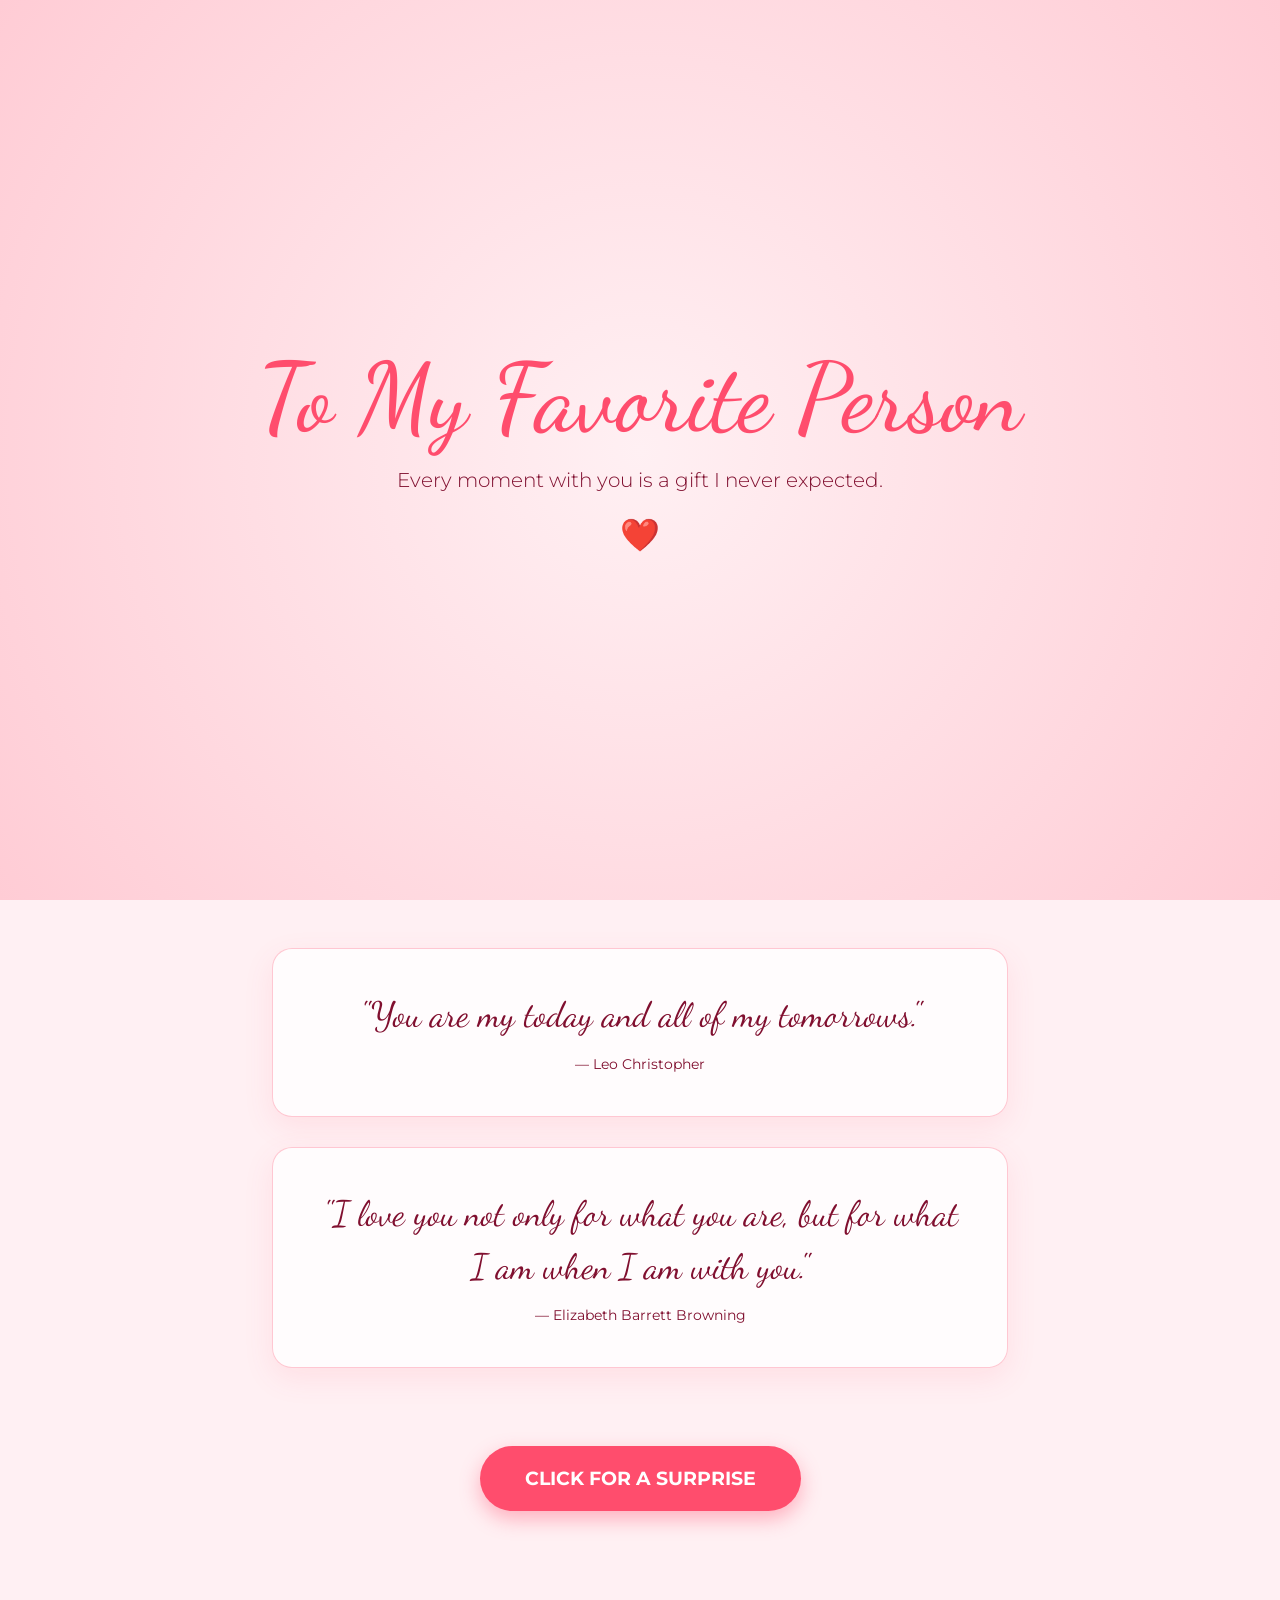
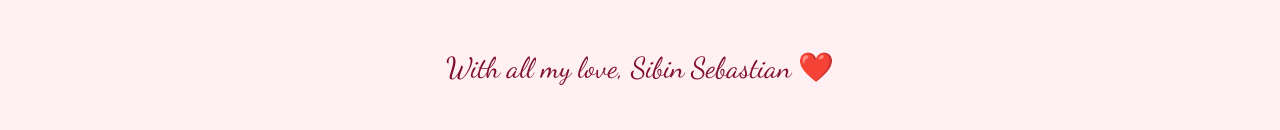
<file: index.html>
<!DOCTYPE html>
<html lang="en">

<head>
    <meta charset="UTF-8">
    <meta name="viewport" content="width=device-width, initial-scale=1.0">
    <title>Thinking Out Loud</title>
    <link href="https://cdn.jsdelivr.net/npm/bootstrap@5.3.0/dist/css/bootstrap.min.css" rel="stylesheet">
    <link
        href="https://fonts.googleapis.com/css2?family=Dancing+Script:wght@700&family=Montserrat:wght@300;400&display=swap"
        rel="stylesheet">

    <style>
        :root {
            --love-red: #ff4d6d;
            --soft-pink: #fff0f3;
            --deep-rose: #800f2f;
        }

        body {
            background: var(--soft-pink);
            font-family: 'Montserrat', sans-serif;
            color: var(--deep-rose);
            margin: 0;
            overflow-x: hidden;
        }

        /* --- HEARTS EVERYWHERE (FLOATING LAYER) --- */
        #heart-container {
            position: fixed;
            top: 0;
            left: 0;
            width: 100vw;
            height: 100vh;
            pointer-events: none;
            /* Allows clicking buttons through this layer */
            z-index: 9999;
            overflow: hidden;
        }

        .heart {
            position: absolute;
            color: var(--love-red);
            font-size: 1.5rem;
            animation: float-up 6s linear forwards;
            opacity: 0;
        }

        @keyframes float-up {
            0% {
                transform: translateY(110vh) rotate(0deg);
                opacity: 0;
            }

            10% {
                opacity: 0.8;
            }

            90% {
                opacity: 0.8;
            }

            100% {
                transform: translateY(-10vh) rotate(360deg);
                opacity: 0;
            }
        }

       

        /* --- PAGE CONTENT STYLING --- */
        .hero {
            height: 100vh;
            display: flex;
            align-items: center;
            justify-content: center;
            text-align: center;
            background: radial-gradient(circle, #fff0f3 0%, #ffccd5 100%);
            position: relative;
            z-index: 10;
        }

        h1 {
            font-family: 'Dancing Script', cursive;
            font-size: clamp(3rem, 10vw, 6rem);
            color: var(--love-red);
        }

        .quote-card {
            background: rgba(255, 255, 255, 0.8);
            backdrop-filter: blur(5px);
            border-radius: 20px;
            padding: 40px;
            box-shadow: 0 10px 30px rgba(255, 77, 109, 0.1);
            margin-bottom: 30px;
            border: 1px solid rgba(255, 77, 109, 0.3);
            position: relative;
            z-index: 10;
        }

        .quote-text {
            font-family: 'Dancing Script', cursive;
            font-size: 2.2rem;
            margin-bottom: 10px;
        }

        .btn-love {
            background: var(--love-red);
            color: white;
            border: none;
            padding: 18px 45px;
            border-radius: 50px;
            font-weight: bold;
            font-size: 1.2rem;
            transition: 0.4s;
            box-shadow: 0 8px 20px rgba(255, 77, 109, 0.4);
            position: relative;
            z-index: 20;
        }

        .btn-love:hover {
            background: var(--deep-rose);
            transform: scale(1.05);
            color: white;
        }

        #surprise-msg {
            font-family: 'Dancing Script', cursive;
            color: var(--love-red);
            font-size: 3rem;
            margin-top: 30px;
            text-shadow: 0 0 15px rgba(255, 255, 255, 0.8);
        }

        footer {
            padding: 40px;
            font-family: 'Dancing Script', cursive;
            font-size: 1.8rem;
            position: relative;
            z-index: 10;
        }
    </style>
</head>

<body>

    <div id="heart-container"></div>
    <div id="bokeh-container"></div>

    <section class="hero">
        <div class="container">
            <h1>To My Favorite Person</h1>
            <p class="lead">Every moment with you is a gift I never expected.</p>
            <div class="fs-2 mt-3">❤️</div>
        </div>
    </section>

    <main class="container py-5 text-center">
        <div class="row justify-content-center">
            <div class="col-md-8">

                <div class="quote-card">
                    <p class="quote-text">"You are my today and all of my tomorrows."</p>
                    <small>— Leo Christopher</small>
                </div>

                <div class="quote-card">
                    <p class="quote-text">"I love you not only for what you are, but for what I am when I am with you."
                    </p>
                    <small>— Elizabeth Barrett Browning</small>
                </div>

                <div class="py-5">
                    <button class="btn btn-love" id="loveBtn" onclick="revealMagic()">CLICK FOR A SURPRISE</button>
                    <div id="surprise-msg" class="d-none">Will you be Mine Forever? 💍</div>
                </div>

            </div>
        </div>
    </main>

    <footer class="text-center">
        With all my love, Sibin Sebastian ❤️
    </footer>

    <script>
        /* --- HEART GENERATOR --- */
        function createHeart() {
            const container = document.getElementById('heart-container');
            const heart = document.createElement('div');
            heart.classList.add('heart');
            heart.innerHTML = '❤️';

            heart.style.left = Math.random() * 100 + 'vw';
            const duration = Math.random() * 3 + 4;
            heart.style.animationDuration = duration + 's';
            heart.style.fontSize = Math.random() * 20 + 15 + 'px';

            container.appendChild(heart);
            setTimeout(() => heart.remove(), duration * 1000);
        }
        setInterval(createHeart, 300);

        /* --- BOKEH GENERATOR --- */
        function createBokeh() {
            const container = document.getElementById('bokeh-container');
            const dot = document.createElement('div');
            dot.classList.add('bokeh-dot');

            const size = Math.random() * 120 + 60; // Big soft orbs
            dot.style.width = size + 'px';
            dot.style.height = size + 'px';
            dot.style.left = Math.random() * 100 + 'vw';
            dot.style.bottom = "-50px";

            const duration = Math.random() * 2 + 3;
            dot.style.animationDuration = duration + 's';

            container.appendChild(dot);
            setTimeout(() => dot.remove(), duration * 1000);
        }

        /* --- MAGIC REVEAL --- */
        function revealMagic() {
            // Show Message
            const msg = document.getElementById('surprise-msg');
            msg.classList.remove('d-none');

            // Activate Bokeh Container
            const bokehLayer = document.getElementById('bokeh-container');
            bokehLayer.style.display = 'block';

            // Initial Bokeh Burst
            for (let i = 0; i < 30; i++) {
                setTimeout(createBokeh, i * 100);
            }

            // Continuous Bokeh for 10 seconds
            const bokehInterval = setInterval(createBokeh, 150);
            setTimeout(() => clearInterval(bokehInterval), 10000);

            // Hide the button after click
            document.getElementById('loveBtn').style.display = 'none';

            // Extra heart burst
            for (let i = 0; i < 20; i++) {
                setTimeout(createHeart, i * 50);
            }
        }
    </script>
</body>

</html>
</file>
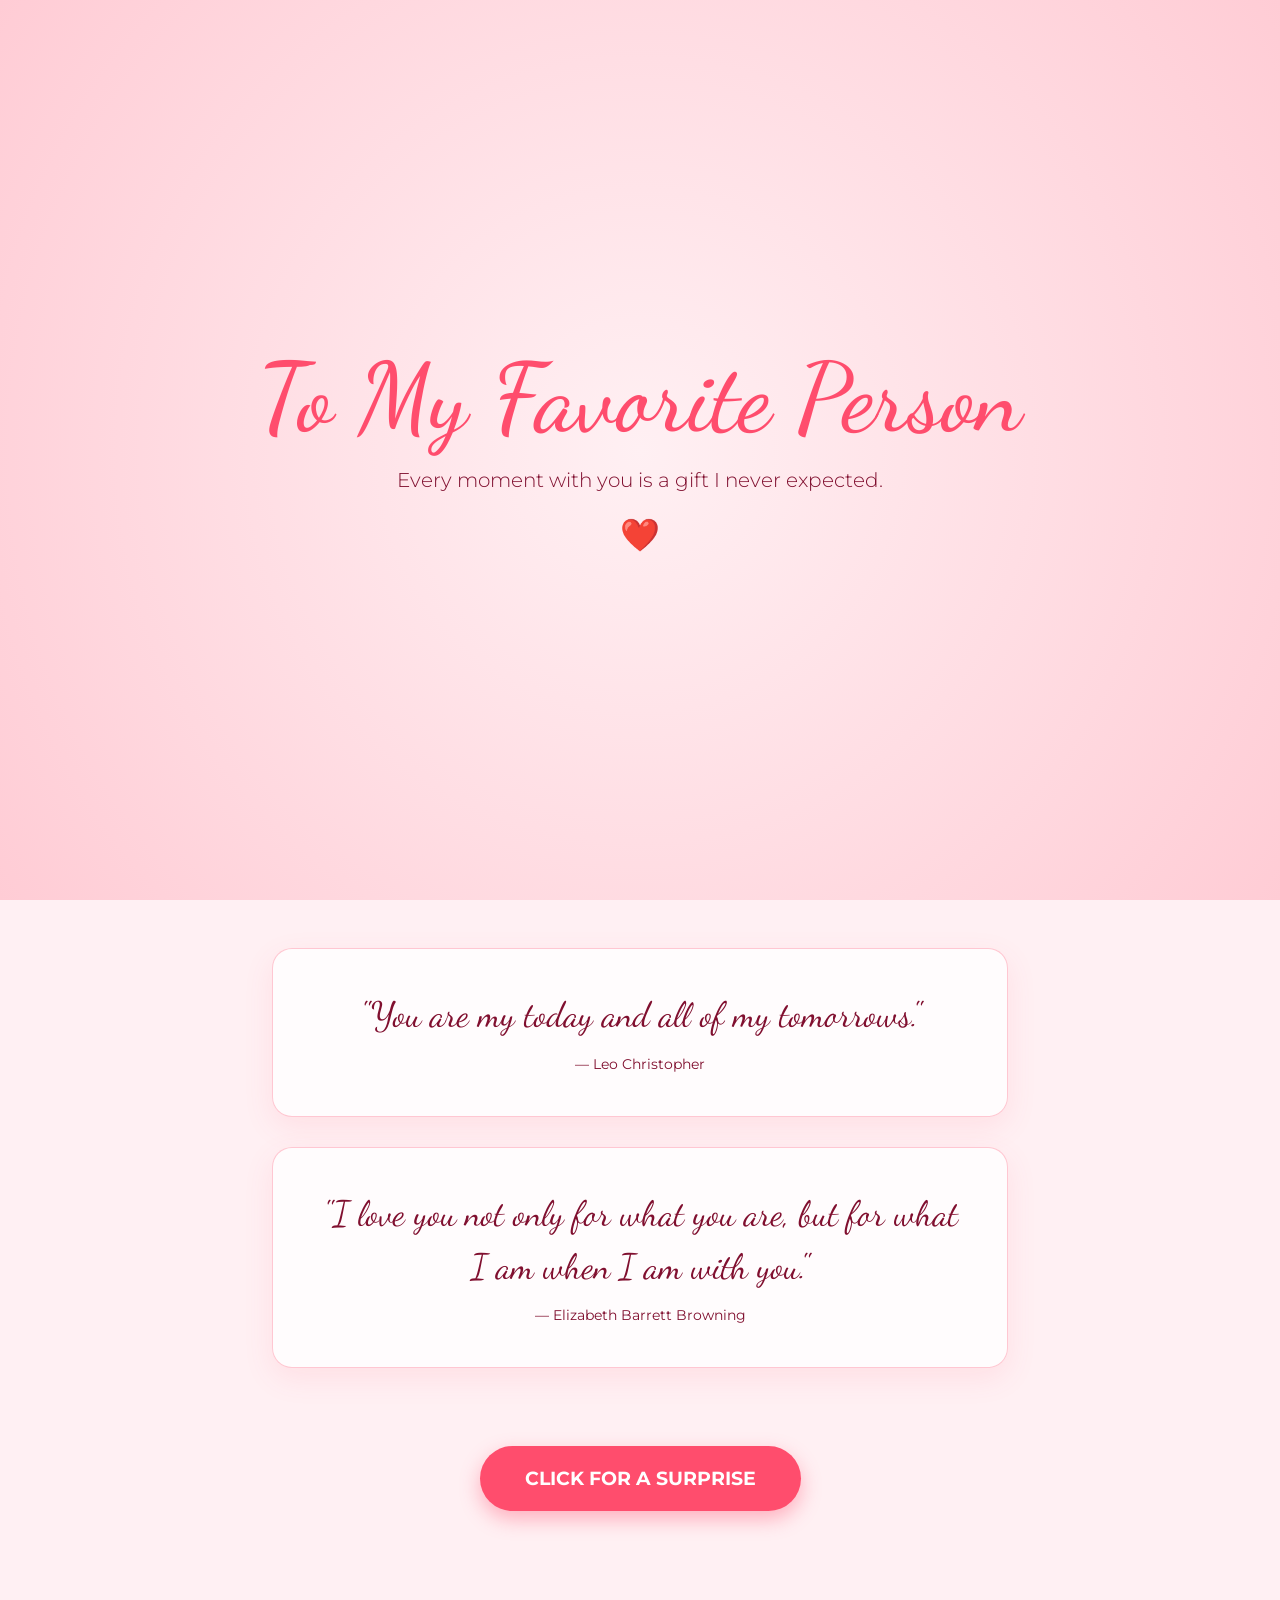
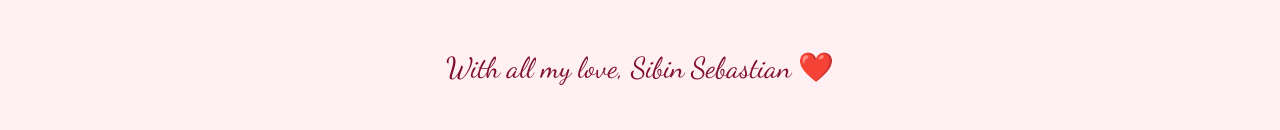
<file: venu website/index.html>
<!DOCTYPE html>
<html lang="en">
<head>
    <meta charset="UTF-8">
    <meta name="viewport" content="width=device-width, initial-scale=1.0">
    <title>For My Forever Valentine</title>
    <link href="https://cdn.jsdelivr.net/npm/bootstrap@5.3.0/dist/css/bootstrap.min.css" rel="stylesheet">
    <link href="https://fonts.googleapis.com/css2?family=Dancing+Script:wght@700&family=Montserrat:wght@300;400&display=swap" rel="stylesheet">
    
    <style>
        :root { 
            --love-red: #ff4d6d; 
            --soft-pink: #fff0f3; 
            --deep-rose: #800f2f; 
        }
        
        body { 
            background: var(--soft-pink); 
            font-family: 'Montserrat', sans-serif; 
            color: var(--deep-rose);
            margin: 0;
            overflow-x: hidden;
        }

        /* --- HEARTS EVERYWHERE (FLOATING LAYER) --- */
        #heart-container {
            position: fixed;
            top: 0;
            left: 0;
            width: 100vw;
            height: 100vh;
            pointer-events: none; /* Allows clicking buttons through this layer */
            z-index: 9999;
            overflow: hidden;
        }

        .heart {
            position: absolute;
            color: var(--love-red);
            font-size: 1.5rem;
            animation: float-up 6s linear forwards;
            opacity: 0;
        }

        @keyframes float-up {
            0% { transform: translateY(110vh) rotate(0deg); opacity: 0; }
            10% { opacity: 0.8; }
            90% { opacity: 0.8; }
            100% { transform: translateY(-10vh) rotate(360deg); opacity: 0; }
        }

        /* --- ROSE BOKEH EFFECT (CLICK TRIGGERED) --- */
        #bokeh-container {
            position: fixed;
            bottom: 0;
            left: 0;
            width: 100vw;
            height: 50vh;
            pointer-events: none;
            z-index: 5; /* Above background, below main text for readability */
            display: none; /* Appears on click */
        }

        .bokeh-dot {
            position: absolute;
            background: radial-gradient(circle, rgba(255, 0, 50, 0.7) 0%, rgba(255, 77, 109, 0) 70%);
            border-radius: 50%;
            filter: blur(10px);
            opacity: 0;
            animation: rose-glow 4s ease-in-out forwards;
        }

        @keyframes rose-glow {
            0% { transform: translateY(100px) scale(0.5); opacity: 0; }
            30% { opacity: 0.6; }
            100% { transform: translateY(-250px) scale(2.5); opacity: 0; }
        }

        /* --- PAGE CONTENT STYLING --- */
        .hero {
            height: 100vh;
            display: flex;
            align-items: center;
            justify-content: center;
            text-align: center;
            background: radial-gradient(circle, #fff0f3 0%, #ffccd5 100%);
            position: relative;
            z-index: 10;
        }

        h1 { 
            font-family: 'Dancing Script', cursive; 
            font-size: clamp(3rem, 10vw, 6rem); 
            color: var(--love-red);
        }

        .quote-card {
            background: rgba(255, 255, 255, 0.8);
            backdrop-filter: blur(5px);
            border-radius: 20px;
            padding: 40px;
            box-shadow: 0 10px 30px rgba(255, 77, 109, 0.1);
            margin-bottom: 30px;
            border: 1px solid rgba(255, 77, 109, 0.3);
            position: relative;
            z-index: 10;
        }

        .quote-text { font-family: 'Dancing Script', cursive; font-size: 2.2rem; margin-bottom: 10px; }

        .btn-love {
            background: var(--love-red);
            color: white;
            border: none;
            padding: 18px 45px;
            border-radius: 50px;
            font-weight: bold;
            font-size: 1.2rem;
            transition: 0.4s;
            box-shadow: 0 8px 20px rgba(255, 77, 109, 0.4);
            position: relative;
            z-index: 20;
        }

        .btn-love:hover { 
            background: var(--deep-rose); 
            transform: scale(1.05);
            color: white;
        }

        #surprise-msg {
            font-family: 'Dancing Script', cursive;
            color: var(--love-red);
            font-size: 3rem;
            margin-top: 30px;
            text-shadow: 0 0 15px rgba(255, 255, 255, 0.8);
        }

        footer { padding: 40px; font-family: 'Dancing Script', cursive; font-size: 1.8rem; position: relative; z-index: 10; }
    </style>
</head>
<body>

    <div id="heart-container"></div>
    <div id="bokeh-container"></div>

    <section class="hero">
        <div class="container">
            <h1>To My Favorite Person</h1>
            <p class="lead">Every moment with you is a gift I never expected.</p>
            <div class="fs-2 mt-3">❤️</div>
        </div>
    </section>

    <main class="container py-5 text-center">
        <div class="row justify-content-center">
            <div class="col-md-8">
                
                <div class="quote-card">
                    <p class="quote-text">"You are my today and all of my tomorrows."</p>
                    <small>— Leo Christopher</small>
                </div>

                <div class="quote-card">
                    <p class="quote-text">"I love you not only for what you are, but for what I am when I am with you."</p>
                    <small>— Elizabeth Barrett Browning</small>
                </div>

                <div class="py-5">
                    <button class="btn btn-love" id="loveBtn" onclick="revealMagic()">CLICK FOR A SURPRISE</button>
                    <div id="surprise-msg" class="d-none">Will you be my Valentine? 💍</div>
                </div>

            </div>
        </div>
    </main>

    <footer class="text-center">
        With all my love, Sibin Sebastian ❤️
    </footer>

    <script>
        /* --- HEART GENERATOR --- */
        function createHeart() {
            const container = document.getElementById('heart-container');
            const heart = document.createElement('div');
            heart.classList.add('heart');
            heart.innerHTML = '❤️';
            
            heart.style.left = Math.random() * 100 + 'vw';
            const duration = Math.random() * 3 + 4; 
            heart.style.animationDuration = duration + 's';
            heart.style.fontSize = Math.random() * 20 + 15 + 'px';

            container.appendChild(heart);
            setTimeout(() => heart.remove(), duration * 1000);
        }
        setInterval(createHeart, 300);

        /* --- BOKEH GENERATOR --- */
        function createBokeh() {
            const container = document.getElementById('bokeh-container');
            const dot = document.createElement('div');
            dot.classList.add('bokeh-dot');
            
            const size = Math.random() * 120 + 60; // Big soft orbs
            dot.style.width = size + 'px';
            dot.style.height = size + 'px';
            dot.style.left = Math.random() * 100 + 'vw';
            dot.style.bottom = "-50px"; 
            
            const duration = Math.random() * 2 + 3; 
            dot.style.animationDuration = duration + 's';

            container.appendChild(dot);
            setTimeout(() => dot.remove(), duration * 1000);
        }

        /* --- MAGIC REVEAL --- */
        function revealMagic() {
            // Show Message
            const msg = document.getElementById('surprise-msg');
            msg.classList.remove('d-none');
            
            // Activate Bokeh Container
            const bokehLayer = document.getElementById('bokeh-container');
            bokehLayer.style.display = 'block';

            // Initial Bokeh Burst
            for(let i=0; i<30; i++) {
                setTimeout(createBokeh, i * 100);
            }

            // Continuous Bokeh for 10 seconds
            const bokehInterval = setInterval(createBokeh, 150);
            setTimeout(() => clearInterval(bokehInterval), 10000);

            // Hide the button after click
            document.getElementById('loveBtn').style.display = 'none';
            
            // Extra heart burst
            for(let i=0; i<20; i++) {
                setTimeout(createHeart, i * 50);
            }
        }
    </script>
</body>
</html>
</file>
